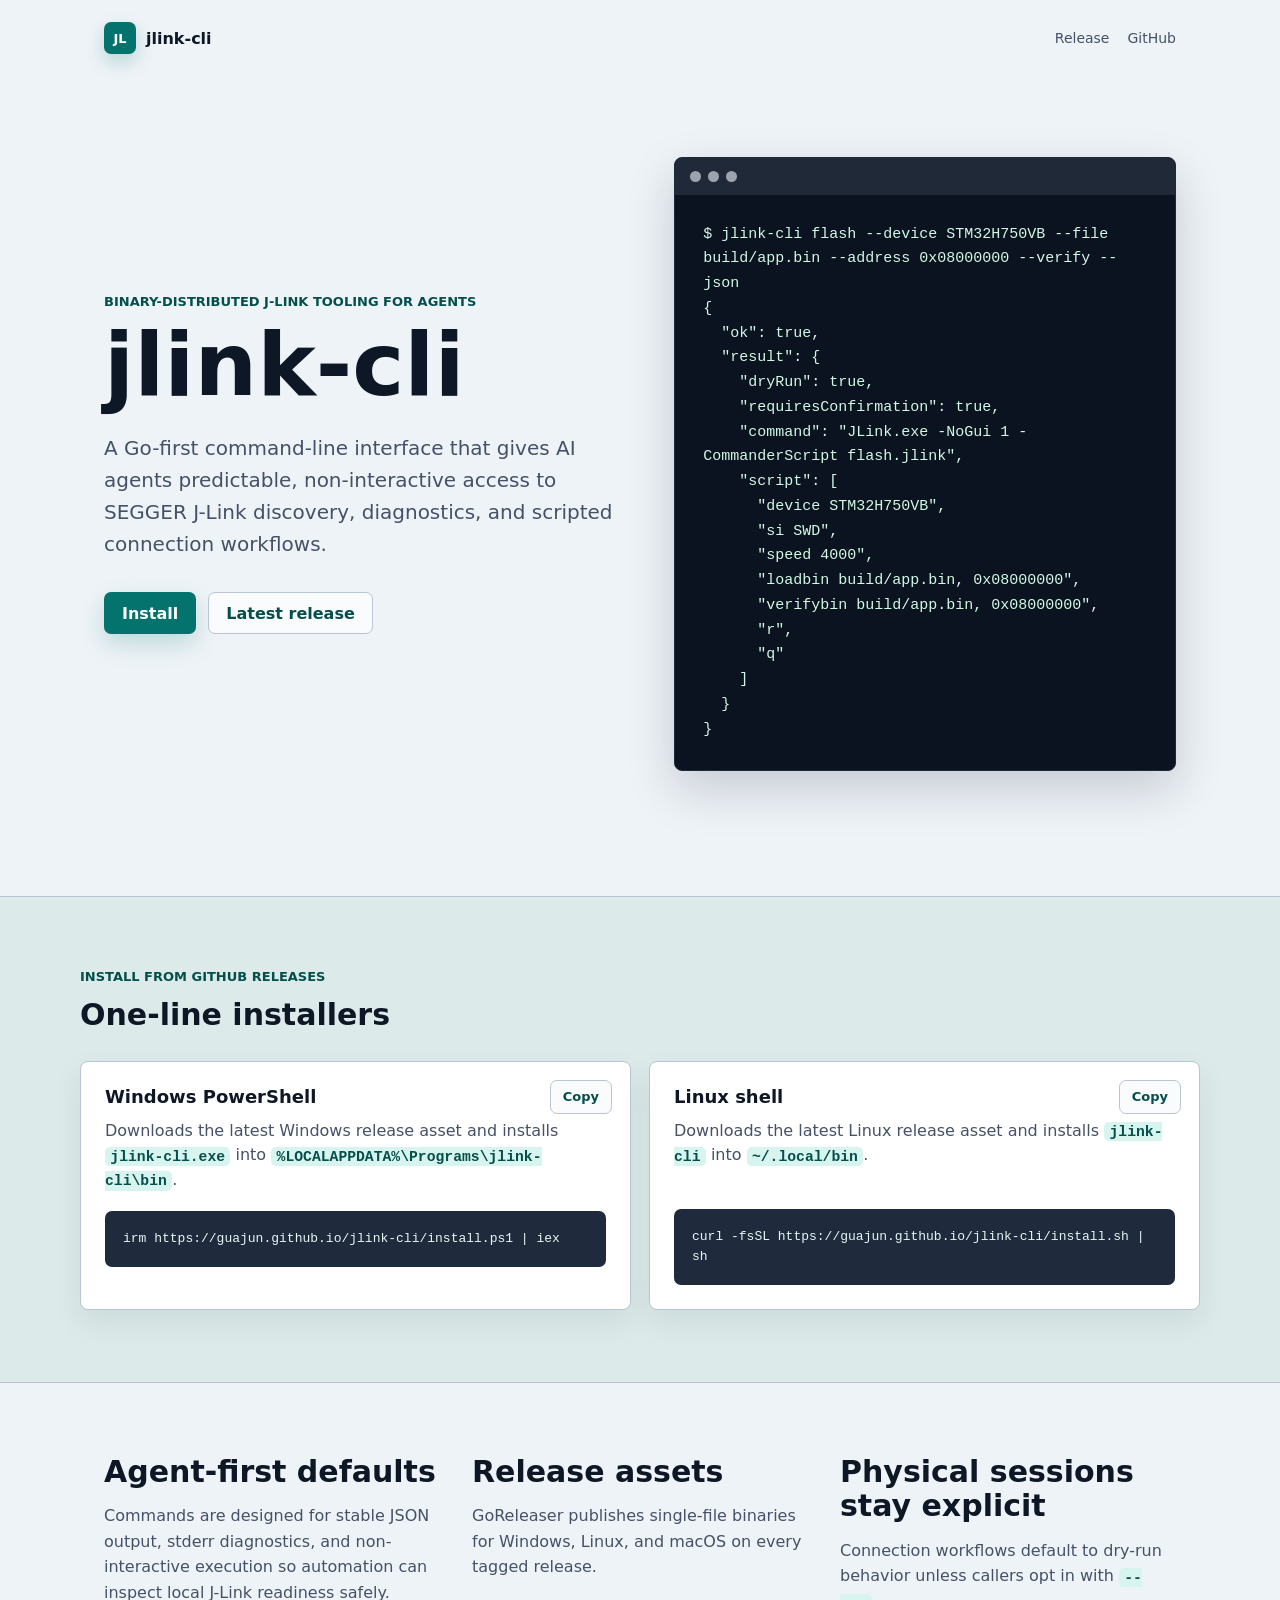
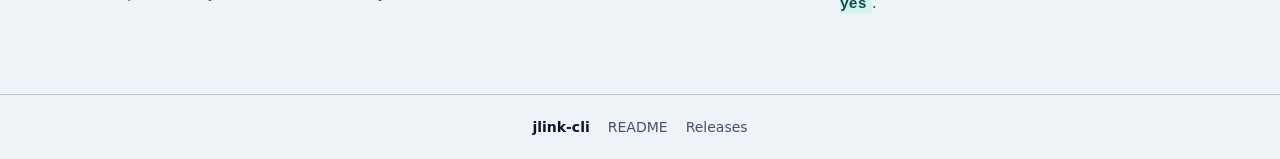
<file: docs/index.html>
<!doctype html>
<html lang="en">
<head>
  <meta charset="utf-8">
  <meta name="viewport" content="width=device-width, initial-scale=1">
  <meta name="description" content="jlink-cli is a Go-first command-line interface for AI agents working with SEGGER J-Link tooling.">
  <title>jlink-cli</title>
  <link rel="stylesheet" href="./styles.css">
</head>
<body>
  <header class="site-header">
    <a class="brand" href="./" aria-label="jlink-cli home">
      <span class="brand-mark">JL</span>
      <span>jlink-cli</span>
    </a>
    <nav aria-label="Primary">
      <a href="https://github.com/guajun/jlink-cli/releases/latest">Release</a>
      <a href="https://github.com/guajun/jlink-cli">GitHub</a>
    </nav>
  </header>

  <main>
    <section class="hero">
      <div class="hero-copy">
        <p class="eyebrow">Binary-distributed J-Link tooling for agents</p>
        <h1>jlink-cli</h1>
        <p class="lede">A Go-first command-line interface that gives AI agents predictable, non-interactive access to SEGGER J-Link discovery, diagnostics, and scripted connection workflows.</p>
        <div class="hero-actions">
          <a class="button primary" href="#install">Install</a>
          <a class="button secondary" href="https://github.com/guajun/jlink-cli/releases/latest">Latest release</a>
        </div>
      </div>
      <div class="terminal" aria-label="Agent-safe flash script preview">
        <div class="terminal-bar"><span></span><span></span><span></span></div>
        <pre><code>$ jlink-cli flash --device STM32H750VB --file build/app.bin --address 0x08000000 --verify --json
{
  "ok": true,
  "result": {
    "dryRun": true,
    "requiresConfirmation": true,
    "command": "JLink.exe -NoGui 1 -CommanderScript flash.jlink",
    "script": [
      "device STM32H750VB",
      "si SWD",
      "speed 4000",
      "loadbin build/app.bin, 0x08000000",
      "verifybin build/app.bin, 0x08000000",
      "r",
      "q"
    ]
  }
}</code></pre>
      </div>
    </section>

    <section id="install" class="band">
      <div class="section-heading">
        <p class="eyebrow">Install from GitHub Releases</p>
        <h2>One-line installers</h2>
      </div>
      <div class="install-grid">
        <article class="install-card">
          <h3>Windows PowerShell</h3>
          <p>Downloads the latest Windows release asset and installs <code>jlink-cli.exe</code> into <code>%LOCALAPPDATA%\Programs\jlink-cli\bin</code>.</p>
          <button class="copy-button" data-copy="irm https://guajun.github.io/jlink-cli/install.ps1 | iex" type="button" aria-label="Copy Windows install command">Copy</button>
          <pre><code>irm https://guajun.github.io/jlink-cli/install.ps1 | iex</code></pre>
        </article>
        <article class="install-card">
          <h3>Linux shell</h3>
          <p>Downloads the latest Linux release asset and installs <code>jlink-cli</code> into <code>~/.local/bin</code>.</p>
          <button class="copy-button" data-copy="curl -fsSL https://guajun.github.io/jlink-cli/install.sh | sh" type="button" aria-label="Copy Linux install command">Copy</button>
          <pre><code>curl -fsSL https://guajun.github.io/jlink-cli/install.sh | sh</code></pre>
        </article>
      </div>
    </section>

    <section class="content-grid">
      <article>
        <h2>Agent-first defaults</h2>
        <p>Commands are designed for stable JSON output, stderr diagnostics, and non-interactive execution so automation can inspect local J-Link readiness safely.</p>
      </article>
      <article>
        <h2>Release assets</h2>
        <p>GoReleaser publishes single-file binaries for Windows, Linux, and macOS on every tagged release.</p>
      </article>
      <article>
        <h2>Physical sessions stay explicit</h2>
        <p>Connection workflows default to dry-run behavior unless callers opt in with <code>--yes</code>.</p>
      </article>
    </section>
  </main>

  <footer>
    <span>jlink-cli</span>
    <a href="https://github.com/guajun/jlink-cli/blob/main/README.md">README</a>
    <a href="https://github.com/guajun/jlink-cli/releases/latest">Releases</a>
  </footer>

  <script src="./site.js"></script>
</body>
</html>
</file>
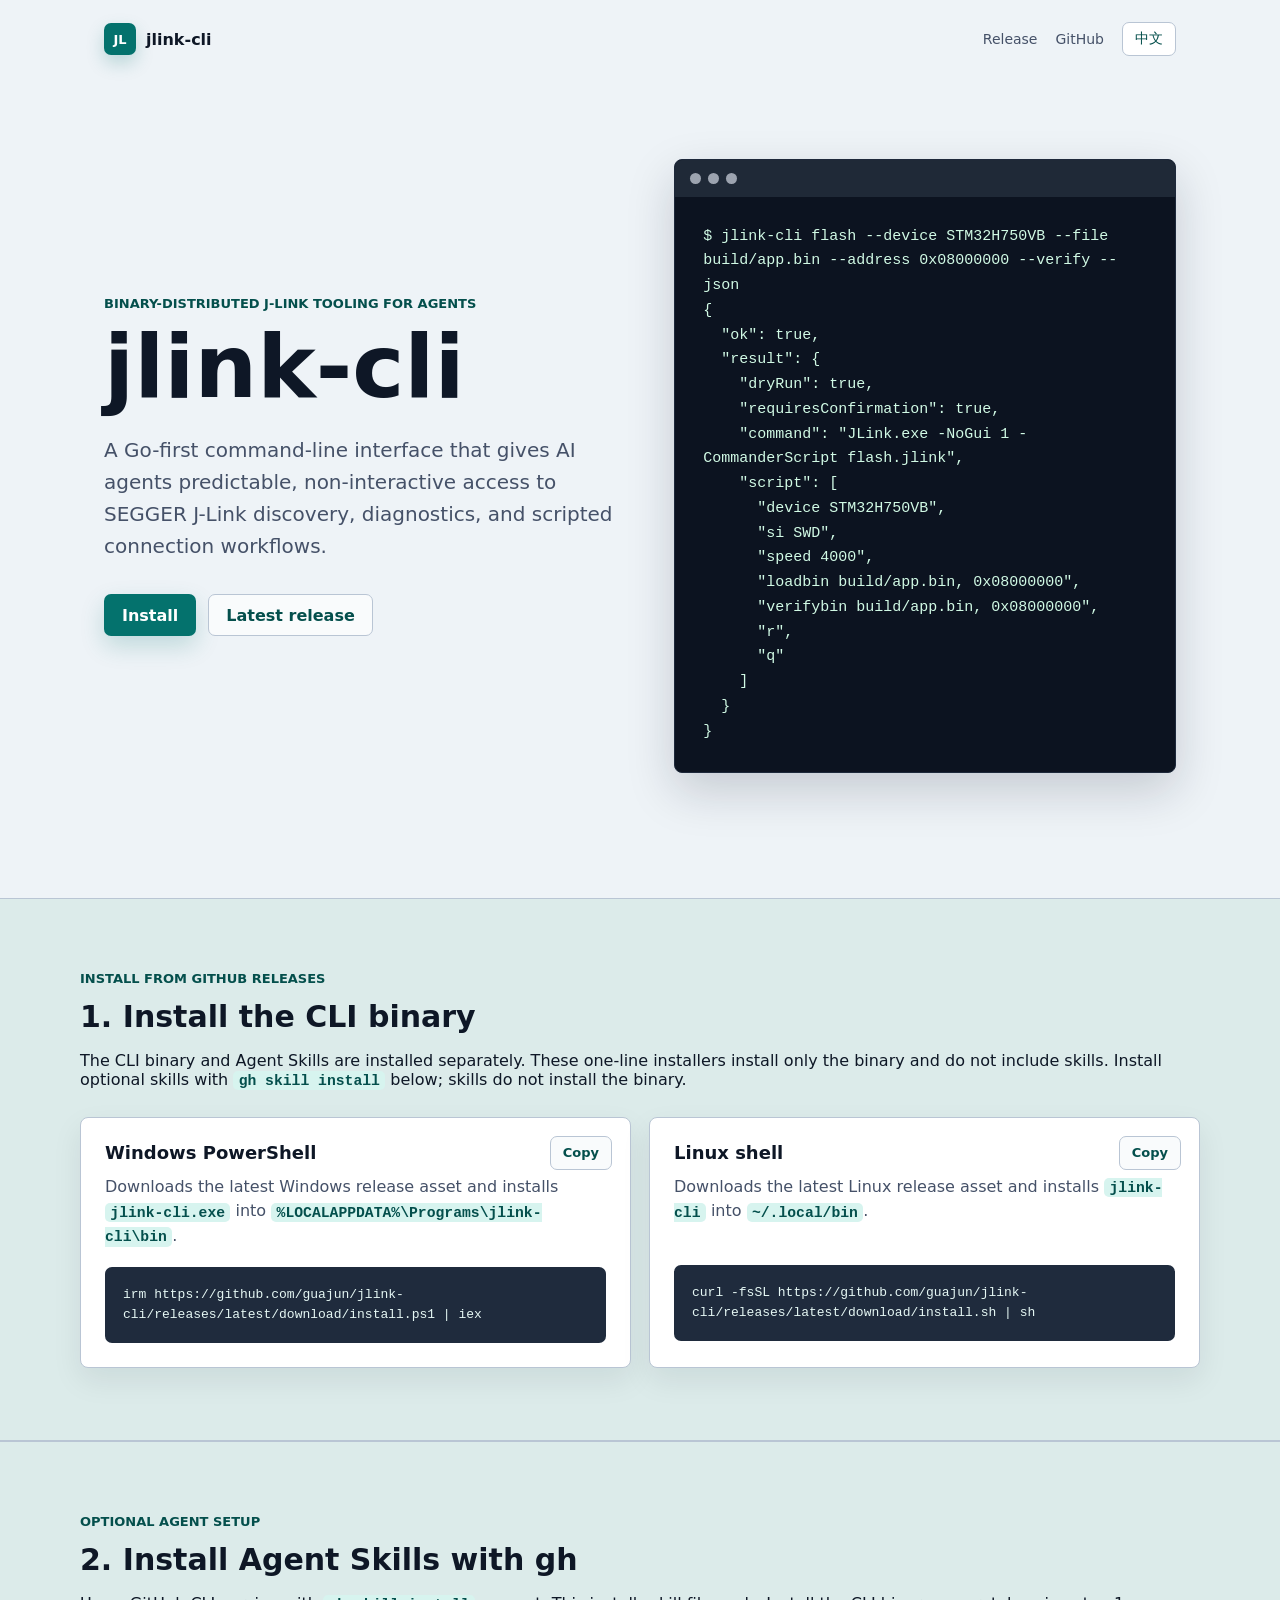
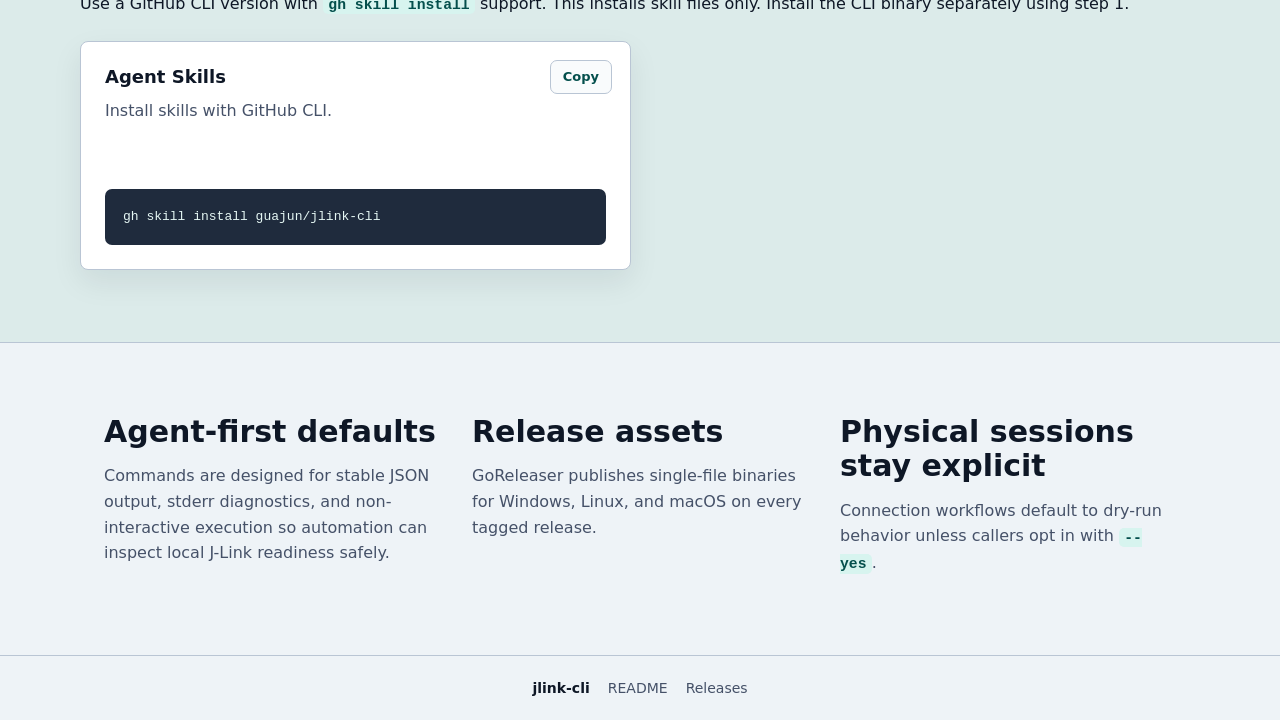
<file: site/index.html>
<!doctype html>
<html lang="en">
<head>
  <meta charset="utf-8">
  <meta name="viewport" content="width=device-width, initial-scale=1">
  <meta name="description" content="jlink-cli is a Go-first command-line interface for AI agents working with SEGGER J-Link tooling.">
  <title>jlink-cli</title>
  <link rel="stylesheet" href="./styles.css?v=0.3.0">
</head>
<body>
  <header class="site-header">
    <a class="brand" href="./" aria-label="jlink-cli home">
      <span class="brand-mark">JL</span>
      <span>jlink-cli</span>
    </a>
    <nav aria-label="Primary">
      <a href="https://github.com/guajun/jlink-cli/releases/latest" data-i18n data-zh="发布版本">Release</a>
      <a href="https://github.com/guajun/jlink-cli">GitHub</a>
      <button id="language-toggle" class="language-toggle" type="button" aria-label="切换为中文">中文</button>
    </nav>
  </header>

  <main>
    <section class="hero">
      <div class="hero-copy">
        <p class="eyebrow" data-i18n data-zh="面向 AI Agent 的 J-Link 命令行工具">Binary-distributed J-Link tooling for agents</p>
        <h1>jlink-cli</h1>
        <p class="lede" data-i18n data-zh="基于 Go 的命令行工具，为 AI Agent 提供可预测、无需交互的 SEGGER J-Link 工具发现、诊断与脚本连接流程。">A Go-first command-line interface that gives AI agents predictable, non-interactive access to SEGGER J-Link discovery, diagnostics, and scripted connection workflows.</p>
        <div class="hero-actions">
          <a class="button primary" href="#install" data-i18n data-zh="安装">Install</a>
          <a class="button secondary" href="https://github.com/guajun/jlink-cli/releases/latest" data-i18n data-zh="最新版本">Latest release</a>
        </div>
      </div>
      <div class="terminal" aria-label="Agent-safe flash script preview">
        <div class="terminal-bar"><span></span><span></span><span></span></div>
        <pre><code>$ jlink-cli flash --device STM32H750VB --file build/app.bin --address 0x08000000 --verify --json
{
  "ok": true,
  "result": {
    "dryRun": true,
    "requiresConfirmation": true,
    "command": "JLink.exe -NoGui 1 -CommanderScript flash.jlink",
    "script": [
      "device STM32H750VB",
      "si SWD",
      "speed 4000",
      "loadbin build/app.bin, 0x08000000",
      "verifybin build/app.bin, 0x08000000",
      "r",
      "q"
    ]
  }
}</code></pre>
      </div>
    </section>

    <section id="install" class="band">
      <div class="section-heading">
        <p class="eyebrow" data-i18n data-zh="从 GitHub Releases 安装">Install from GitHub Releases</p>
        <h2 data-i18n data-zh="1. 安装 CLI 二进制">1. Install the CLI binary</h2>
        <p data-i18n data-zh="CLI 二进制与 Agent Skills 各自安装。以下一行安装命令只安装二进制，不包含 Skill。可通过下方的 <code>gh skill install</code> 单独安装 Skill；安装 Skill 也不会安装二进制。">The CLI binary and Agent Skills are installed separately. These one-line installers install only the binary and do not include skills. Install optional skills with <code>gh skill install</code> below; skills do not install the binary.</p>
      </div>
      <div class="install-grid">
        <article class="install-card">
          <h3>Windows PowerShell</h3>
          <p data-i18n data-zh="下载最新 Windows 发布文件，将 <code>jlink-cli.exe</code> 安装到 <code>%LOCALAPPDATA%\Programs\jlink-cli\bin</code>。">Downloads the latest Windows release asset and installs <code>jlink-cli.exe</code> into <code>%LOCALAPPDATA%\Programs\jlink-cli\bin</code>.</p>
          <button class="copy-button" data-copy="irm https://github.com/guajun/jlink-cli/releases/latest/download/install.ps1 | iex" type="button" aria-label="Copy Windows install command">Copy</button>
          <pre><code>irm https://github.com/guajun/jlink-cli/releases/latest/download/install.ps1 | iex</code></pre>
        </article>
        <article class="install-card">
          <h3>Linux shell</h3>
          <p data-i18n data-zh="下载最新 Linux 发布文件，将 <code>jlink-cli</code> 安装到 <code>~/.local/bin</code>。">Downloads the latest Linux release asset and installs <code>jlink-cli</code> into <code>~/.local/bin</code>.</p>
          <button class="copy-button" data-copy="curl -fsSL https://github.com/guajun/jlink-cli/releases/latest/download/install.sh | sh" type="button" aria-label="Copy Linux install command">Copy</button>
          <pre><code>curl -fsSL https://github.com/guajun/jlink-cli/releases/latest/download/install.sh | sh</code></pre>
        </article>
      </div>
    </section>

    <section id="skills" class="band">
      <div class="section-heading">
        <p class="eyebrow" data-i18n data-zh="可选的 Agent 配置">Optional agent setup</p>
        <h2 data-i18n data-zh="2. 使用 gh 安装 Agent Skills">2. Install Agent Skills with gh</h2>
        <p data-i18n data-zh="请使用支持 <code>gh skill install</code> 的 GitHub CLI 版本。此操作仅安装技能文件；CLI 二进制需按第 1 步单独安装。">Use a GitHub CLI version with <code>gh skill install</code> support. This installs skill files only. Install the CLI binary separately using step 1.</p>
      </div>
      <div class="install-grid">
        <article class="install-card">
          <h3>Agent Skills</h3>
          <p data-i18n data-zh="通过 GitHub CLI 安装技能。">Install skills with GitHub CLI.</p>
          <button class="copy-button" data-copy="gh skill install guajun/jlink-cli" type="button" aria-label="Copy skill install command">Copy</button>
          <pre><code>gh skill install guajun/jlink-cli</code></pre>
        </article>
      </div>
    </section>

    <section class="content-grid">
      <article>
        <h2 data-i18n data-zh="面向 Agent 的默认行为">Agent-first defaults</h2>
        <p data-i18n data-zh="命令提供稳定的 JSON 输出、stderr 诊断与非交互执行方式，便于自动化流程安全地检查本地 J-Link 环境。">Commands are designed for stable JSON output, stderr diagnostics, and non-interactive execution so automation can inspect local J-Link readiness safely.</p>
      </article>
      <article>
        <h2 data-i18n data-zh="发布文件">Release assets</h2>
        <p data-i18n data-zh="每次标签发布都会通过 GoReleaser 生成 Windows、Linux 和 macOS 的单文件二进制。">GoReleaser publishes single-file binaries for Windows, Linux, and macOS on every tagged release.</p>
      </article>
      <article>
        <h2 data-i18n data-zh="显式开启设备会话">Physical sessions stay explicit</h2>
        <p data-i18n data-zh="连接流程默认仅预览，只有显式传入 <code>--yes</code> 才会执行。">Connection workflows default to dry-run behavior unless callers opt in with <code>--yes</code>.</p>
      </article>
    </section>
  </main>

  <footer>
    <span>jlink-cli</span>
    <a href="https://github.com/guajun/jlink-cli/blob/main/README.md">README</a>
    <a href="https://github.com/guajun/jlink-cli/releases/latest" data-i18n data-zh="发布版本">Releases</a>
  </footer>

  <script src="./site.js?v=0.3.0"></script>
</body>
</html>
</file>
<file: docs/styles.css>
:root {
  color-scheme: light;
  --bg: #eef3f7;
  --ink: #0e1726;
  --muted: #455168;
  --line: #b9c5d4;
  --panel: #ffffff;
  --accent: #04726d;
  --accent-dark: #044f4c;
  --accent-soft: #c3ebe5;
  --code: #0c1320;
  --code-line: #1f2b3d;
  --code-inline: #d7f4ef;
  font-family: Inter, ui-sans-serif, system-ui, -apple-system, BlinkMacSystemFont, "Segoe UI", sans-serif;
}

* {
  box-sizing: border-box;
}

html {
  scroll-behavior: smooth;
}

body {
  min-width: 320px;
  margin: 0;
  color: var(--ink);
  background: var(--bg);
}

a {
  color: inherit;
  text-decoration: none;
}

code {
  font-family: "SFMono-Regular", Consolas, "Liberation Mono", monospace;
}

p code {
  border-radius: 5px;
  padding: 0.12em 0.36em;
  color: var(--accent-dark);
  background: var(--code-inline);
  font-size: 0.92em;
  font-weight: 650;
}

.site-header {
  display: flex;
  align-items: center;
  justify-content: space-between;
  gap: 24px;
  max-width: 1120px;
  margin: 0 auto;
  padding: 22px 24px;
}

.brand,
nav,
footer {
  display: flex;
  align-items: center;
}

.brand {
  gap: 10px;
  font-weight: 750;
}

.brand-mark {
  display: inline-flex;
  align-items: center;
  justify-content: center;
  width: 32px;
  height: 32px;
  border-radius: 7px;
  color: #ffffff;
  background: var(--accent);
  box-shadow: 0 8px 18px rgba(4, 114, 109, 0.22);
  font-size: 13px;
  letter-spacing: 0;
}

nav {
  gap: 18px;
  color: var(--muted);
  font-size: 14px;
}

nav a:hover,
footer a:hover {
  color: var(--accent-dark);
}

main {
  overflow: hidden;
}

.hero {
  display: grid;
  grid-template-columns: minmax(0, 1.02fr) minmax(360px, 0.98fr);
  align-items: center;
  gap: 48px;
  max-width: 1120px;
  min-height: calc(100svh - 80px);
  margin: 0 auto;
  padding: 48px 24px 92px;
}

.hero-copy {
  max-width: 650px;
}

.eyebrow {
  margin: 0 0 14px;
  color: var(--accent-dark);
  font-size: 13px;
  font-weight: 750;
  letter-spacing: 0;
  text-transform: uppercase;
}

h1,
h2,
h3,
p {
  overflow-wrap: anywhere;
}

h1 {
  margin: 0;
  font-size: clamp(48px, 12vw, 88px);
  line-height: 0.95;
  letter-spacing: 0;
}

h2 {
  margin: 0;
  font-size: 30px;
  line-height: 1.15;
  letter-spacing: 0;
}

h3 {
  margin: 0;
  font-size: 18px;
  letter-spacing: 0;
}

.lede {
  max-width: 620px;
  margin: 26px 0 0;
  color: var(--muted);
  font-size: 20px;
  line-height: 1.6;
}

.hero-actions {
  display: flex;
  flex-wrap: wrap;
  gap: 12px;
  margin-top: 32px;
}

.button,
.copy-button {
  display: inline-flex;
  align-items: center;
  justify-content: center;
  min-height: 42px;
  border-radius: 7px;
  border: 1px solid transparent;
  padding: 0 17px;
  font: inherit;
  font-weight: 700;
  cursor: pointer;
}

.button.primary {
  color: #ffffff;
  background: var(--accent);
  box-shadow: 0 10px 24px rgba(4, 114, 109, 0.2);
}

.button.primary:hover {
  background: var(--accent-dark);
}

.button.secondary {
  color: var(--accent-dark);
  border-color: var(--line);
  background: #f9fbfc;
}

.button.secondary:hover {
  border-color: var(--accent);
}

.terminal {
  overflow: hidden;
  border: 1px solid #1e293b;
  border-radius: 8px;
  background: var(--code);
  box-shadow: 0 18px 48px rgba(15, 23, 42, 0.18);
}

.terminal-bar {
  display: flex;
  gap: 7px;
  padding: 13px 15px;
  background: #1f2937;
}

.terminal-bar span {
  width: 11px;
  height: 11px;
  border-radius: 50%;
  background: #9ca3af;
}

.terminal pre,
.install-card pre {
  margin: 0;
  overflow-x: auto;
}

.terminal code {
  display: block;
  min-height: 270px;
  padding: 28px;
  color: #d1fae5;
  font-size: 15px;
  line-height: 1.65;
  white-space: pre-wrap;
  word-break: break-word;
}

.band {
  border-top: 1px solid var(--line);
  border-bottom: 1px solid var(--line);
  background: #dcebea;
  padding: 72px 24px;
}

.section-heading,
.install-grid,
.content-grid {
  max-width: 1120px;
  margin: 0 auto;
}

.install-grid {
  display: grid;
  grid-template-columns: repeat(2, minmax(0, 1fr));
  gap: 18px;
  margin-top: 28px;
}

.install-card {
  position: relative;
  min-width: 0;
  border: 1px solid var(--line);
  border-radius: 8px;
  background: var(--panel);
  padding: 24px;
  box-shadow: 0 12px 30px rgba(14, 23, 38, 0.08);
}

.install-card p {
  min-height: 72px;
  margin: 12px 0 18px;
  color: var(--muted);
  line-height: 1.55;
}

.install-card pre {
  border-radius: 7px;
  background: var(--code-line);
}

.install-card pre code {
  display: block;
  padding: 18px;
  color: #e5f7f4;
  font-size: 13px;
  line-height: 1.55;
  white-space: pre-wrap;
  word-break: break-word;
}

.copy-button {
  position: absolute;
  top: 18px;
  right: 18px;
  min-height: 34px;
  padding: 0 12px;
  color: var(--accent-dark);
  border-color: var(--line);
  background: #f9fbfc;
  font-size: 13px;
}

.copy-button:hover {
  border-color: var(--accent);
}

.content-grid {
  display: grid;
  grid-template-columns: repeat(3, minmax(0, 1fr));
  gap: 32px;
  padding: 72px 24px 78px;
}

.content-grid article {
  min-width: 0;
}

.content-grid p {
  margin: 14px 0 0;
  color: var(--muted);
  line-height: 1.6;
}

footer {
  justify-content: center;
  gap: 18px;
  border-top: 1px solid var(--line);
  padding: 24px;
  color: var(--muted);
  font-size: 14px;
}

footer span {
  color: var(--ink);
  font-weight: 750;
}

@media (max-width: 820px) {
  .site-header {
    align-items: flex-start;
    flex-direction: column;
    gap: 14px;
  }

  .hero,
  .install-grid,
  .content-grid {
    grid-template-columns: 1fr;
  }

  .hero {
    gap: 34px;
    min-height: auto;
    padding-top: 30px;
    padding-bottom: 58px;
  }

  .lede {
    font-size: 18px;
  }

  .terminal code {
    min-height: auto;
    padding: 22px;
    font-size: 13px;
  }

  .band,
  .content-grid {
    padding-top: 52px;
    padding-bottom: 56px;
  }

  .install-card p {
    min-height: 0;
    padding-right: 58px;
  }
}

@media (max-width: 460px) {
  .site-header,
  .hero,
  .band,
  .content-grid,
  footer {
    padding-left: 18px;
    padding-right: 18px;
  }

  nav,
  footer {
    flex-wrap: wrap;
  }

  .copy-button {
    position: static;
    margin-bottom: 12px;
  }

  .install-card p {
    padding-right: 0;
  }
}
</file>
<file: site/styles.css>
:root {
  color-scheme: light;
  --bg: #eef3f7;
  --ink: #0e1726;
  --muted: #455168;
  --line: #b9c5d4;
  --panel: #ffffff;
  --accent: #04726d;
  --accent-dark: #044f4c;
  --accent-soft: #c3ebe5;
  --code: #0c1320;
  --code-line: #1f2b3d;
  --code-inline: #d7f4ef;
  font-family: Inter, ui-sans-serif, system-ui, -apple-system, BlinkMacSystemFont, "Segoe UI", sans-serif;
}

* {
  box-sizing: border-box;
}

html {
  scroll-behavior: smooth;
}

body {
  min-width: 320px;
  margin: 0;
  color: var(--ink);
  background: var(--bg);
}

a {
  color: inherit;
  text-decoration: none;
}

code {
  font-family: "SFMono-Regular", Consolas, "Liberation Mono", monospace;
}

p code {
  border-radius: 5px;
  padding: 0.12em 0.36em;
  color: var(--accent-dark);
  background: var(--code-inline);
  font-size: 0.92em;
  font-weight: 650;
}

.site-header {
  display: flex;
  align-items: center;
  justify-content: space-between;
  gap: 24px;
  max-width: 1120px;
  margin: 0 auto;
  padding: 22px 24px;
}

.brand,
nav,
footer {
  display: flex;
  align-items: center;
}

.brand {
  gap: 10px;
  font-weight: 750;
}

.brand-mark {
  display: inline-flex;
  align-items: center;
  justify-content: center;
  width: 32px;
  height: 32px;
  border-radius: 7px;
  color: #ffffff;
  background: var(--accent);
  box-shadow: 0 8px 18px rgba(4, 114, 109, 0.22);
  font-size: 13px;
  letter-spacing: 0;
}

nav {
  gap: 18px;
  color: var(--muted);
  font-size: 14px;
}

nav a:hover,
footer a:hover {
  color: var(--accent-dark);
}

main {
  overflow: hidden;
}

.hero {
  display: grid;
  grid-template-columns: minmax(0, 1.02fr) minmax(360px, 0.98fr);
  align-items: center;
  gap: 48px;
  max-width: 1120px;
  min-height: calc(100svh - 80px);
  margin: 0 auto;
  padding: 48px 24px 92px;
}

.hero-copy {
  max-width: 650px;
}

.eyebrow {
  margin: 0 0 14px;
  color: var(--accent-dark);
  font-size: 13px;
  font-weight: 750;
  letter-spacing: 0;
  text-transform: uppercase;
}

h1,
h2,
h3,
p {
  overflow-wrap: anywhere;
}

h1 {
  margin: 0;
  font-size: clamp(48px, 12vw, 88px);
  line-height: 0.95;
  letter-spacing: 0;
}

h2 {
  margin: 0;
  font-size: 30px;
  line-height: 1.15;
  letter-spacing: 0;
}

h3 {
  margin: 0;
  font-size: 18px;
  letter-spacing: 0;
}

.lede {
  max-width: 620px;
  margin: 26px 0 0;
  color: var(--muted);
  font-size: 20px;
  line-height: 1.6;
}

.hero-actions {
  display: flex;
  flex-wrap: wrap;
  gap: 12px;
  margin-top: 32px;
}

.button,
.copy-button {
  display: inline-flex;
  align-items: center;
  justify-content: center;
  min-height: 42px;
  border-radius: 7px;
  border: 1px solid transparent;
  padding: 0 17px;
  font: inherit;
  font-weight: 700;
  cursor: pointer;
}

.button.primary {
  color: #ffffff;
  background: var(--accent);
  box-shadow: 0 10px 24px rgba(4, 114, 109, 0.2);
}

.button.primary:hover {
  background: var(--accent-dark);
}

.button.secondary {
  color: var(--accent-dark);
  border-color: var(--line);
  background: #f9fbfc;
}

.button.secondary:hover {
  border-color: var(--accent);
}

.terminal {
  overflow: hidden;
  border: 1px solid #1e293b;
  border-radius: 8px;
  background: var(--code);
  box-shadow: 0 18px 48px rgba(15, 23, 42, 0.18);
}

.terminal-bar {
  display: flex;
  gap: 7px;
  padding: 13px 15px;
  background: #1f2937;
}

.terminal-bar span {
  width: 11px;
  height: 11px;
  border-radius: 50%;
  background: #9ca3af;
}

.terminal pre,
.install-card pre {
  margin: 0;
  overflow-x: auto;
}

.terminal code {
  display: block;
  min-height: 270px;
  padding: 28px;
  color: #d1fae5;
  font-size: 15px;
  line-height: 1.65;
  white-space: pre-wrap;
  word-break: break-word;
}

.band {
  border-top: 1px solid var(--line);
  border-bottom: 1px solid var(--line);
  background: #dcebea;
  padding: 72px 24px;
}

.section-heading,
.install-grid,
.content-grid {
  max-width: 1120px;
  margin: 0 auto;
}

.install-grid {
  display: grid;
  grid-template-columns: repeat(2, minmax(0, 1fr));
  gap: 18px;
  margin-top: 28px;
}

.install-card {
  position: relative;
  min-width: 0;
  border: 1px solid var(--line);
  border-radius: 8px;
  background: var(--panel);
  padding: 24px;
  box-shadow: 0 12px 30px rgba(14, 23, 38, 0.08);
}

.install-card p {
  min-height: 72px;
  margin: 12px 0 18px;
  color: var(--muted);
  line-height: 1.55;
}

.install-card pre {
  border-radius: 7px;
  background: var(--code-line);
}

.install-card pre code {
  display: block;
  padding: 18px;
  color: #e5f7f4;
  font-size: 13px;
  line-height: 1.55;
  white-space: pre-wrap;
  word-break: break-word;
}

.copy-button {
  position: absolute;
  top: 18px;
  right: 18px;
  min-height: 34px;
  padding: 0 12px;
  color: var(--accent-dark);
  border-color: var(--line);
  background: #f9fbfc;
  font-size: 13px;
}

.copy-button:hover {
  border-color: var(--accent);
}

.content-grid {
  display: grid;
  grid-template-columns: repeat(3, minmax(0, 1fr));
  gap: 32px;
  padding: 72px 24px 78px;
}

.content-grid article {
  min-width: 0;
}

.content-grid p {
  margin: 14px 0 0;
  color: var(--muted);
  line-height: 1.6;
}

footer {
  justify-content: center;
  gap: 18px;
  border-top: 1px solid var(--line);
  padding: 24px;
  color: var(--muted);
  font-size: 14px;
}

footer span {
  color: var(--ink);
  font-weight: 750;
}

@media (max-width: 820px) {
  .site-header {
    align-items: flex-start;
    flex-direction: column;
    gap: 14px;
  }

  .hero,
  .install-grid,
  .content-grid {
    grid-template-columns: 1fr;
  }

  .hero {
    gap: 34px;
    min-height: auto;
    padding-top: 30px;
    padding-bottom: 58px;
  }

  .lede {
    font-size: 18px;
  }

  .terminal code {
    min-height: auto;
    padding: 22px;
    font-size: 13px;
  }

  .band,
  .content-grid {
    padding-top: 52px;
    padding-bottom: 56px;
  }

  .install-card p {
    min-height: 0;
    padding-right: 58px;
  }
}

@media (max-width: 460px) {
  .site-header,
  .hero,
  .band,
  .content-grid,
  footer {
    padding-left: 18px;
    padding-right: 18px;
  }

  nav,
  footer {
    flex-wrap: wrap;
  }

  .copy-button {
    position: static;
    margin-bottom: 12px;
  }

  .install-card p {
    padding-right: 0;
  }
}

.install-card h3 { padding-right: 66px; }
@media (max-width: 460px) { .install-card h3 { padding-right: 0; } }

.language-toggle { border: 1px solid var(--line); border-radius: 7px; padding: 7px 12px; color: var(--accent-dark); background: var(--panel); font: inherit; cursor: pointer; }
</file>
